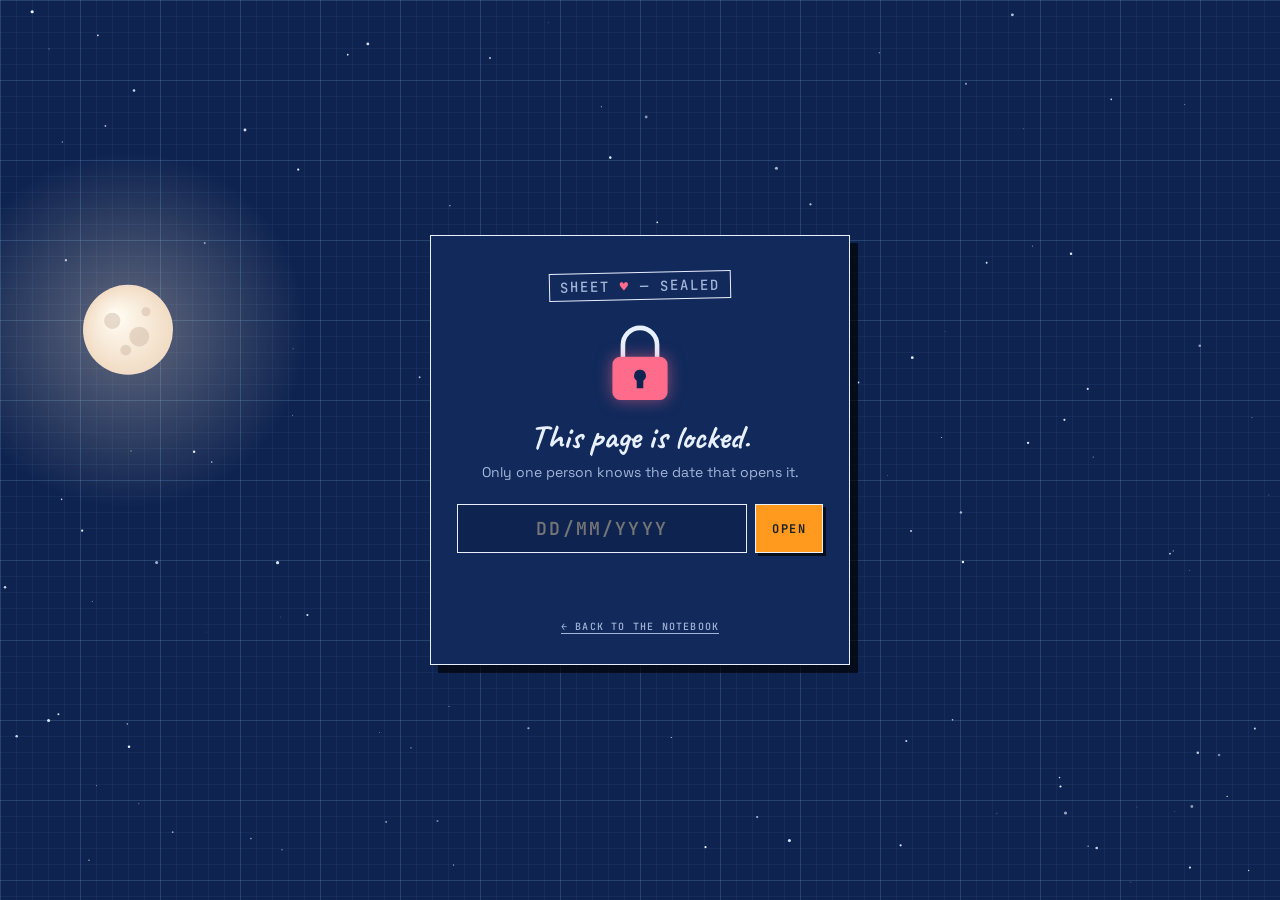
<file: gf/index.html>
<!doctype html>
<html lang="en">
<head>
<meta charset="utf-8">
<meta name="viewport" content="width=device-width,initial-scale=1">
<!-- private page: keep it out of search engines and link previews -->
<meta name="robots" content="noindex, nofollow, noarchive, nosnippet, noimageindex">
<meta name="referrer" content="no-referrer">
<meta name="theme-color" content="#0e2350">
<title>♥</title>
<link rel="icon" href="../assets/favicon.png">
<link rel="preconnect" href="https://fonts.googleapis.com">
<link rel="preconnect" href="https://fonts.gstatic.com" crossorigin>
<link href="https://fonts.googleapis.com/css2?family=Caveat:wght@500;700&family=JetBrains+Mono:wght@400;500;700&family=Space+Grotesk:wght@400;500;600;700&display=swap" rel="stylesheet">
<style>
:root{--paper:#0e2350;--ink:#e8f0ff;--muted:#a3b6d9;--line:#bcd2ff2b;--grid:#8fd3ff22;--grid-fine:#8fd3ff0e;--amber:#ff9a1f;--rose:#ff6b8b;--card:#11295b;
  --sans:'Space Grotesk',system-ui,sans-serif;--mono:'JetBrains Mono',ui-monospace,monospace;--hand:'Caveat',cursive;color-scheme:dark}
*{box-sizing:border-box}
html,body{margin:0;min-height:100%;overflow-x:clip}
body{color:var(--ink);font:16px/1.65 var(--sans);background-color:var(--paper);
  background-image:linear-gradient(var(--grid) 1px,transparent 1px),linear-gradient(90deg,var(--grid) 1px,transparent 1px),
    linear-gradient(var(--grid-fine) 1px,transparent 1px),linear-gradient(90deg,var(--grid-fine) 1px,transparent 1px);
  background-size:80px 80px,80px 80px,16px 16px,16px 16px}
a{color:inherit}
[hidden]{display:none!important}

/* ───── lock screen ───── */
/* minmax(0,…) stops the card from growing to its content width and running off small screens */
.lock{min-height:100svh;display:grid;grid-template-columns:minmax(0,420px);justify-content:center;align-content:center;padding:24px 18px}
.lock-card{width:100%;min-width:0;border:1.5px solid var(--ink);background:var(--card);box-shadow:8px 8px 0 #000a;padding:30px 26px 26px;text-align:center;
  animation:drop .7s cubic-bezier(.3,1.4,.4,1)}
@keyframes drop{from{opacity:0;transform:translateY(-30px) rotate(-3deg)}}
.lock-label{display:inline-block;font:500 10px var(--mono);letter-spacing:.14em;padding:4px 10px;border:1px solid var(--ink);transform:rotate(-1.2deg);margin:0 0 18px}
.lock-label b{color:var(--rose)}
.padlock{display:block;width:74px;height:84px;margin:0 auto 14px;overflow:visible}
.padlock .shackle{fill:none;stroke:var(--ink);stroke-width:7;stroke-linecap:round;transition:transform .5s cubic-bezier(.3,1.6,.4,1);transform-origin:56px 36px}
.padlock .body{fill:var(--rose);filter:drop-shadow(0 0 12px #ff6b8b88)}
.padlock .hole{fill:var(--paper)}
.lock.open .padlock .shackle{transform:translate(0,-10px) rotate(28deg)}
.lock h1{margin:0;font:700 34px/1.1 var(--hand);color:var(--ink)}
.lock p{margin:6px 0 20px;color:var(--muted);font-size:14px}
.lock form{display:flex;gap:8px}
.lock input{flex:1;min-width:0;font:600 18px var(--mono);letter-spacing:.12em;text-align:center;color:var(--ink);background:var(--paper);
  border:1.5px solid var(--ink);padding:12px 10px;outline:none}
.lock input:focus{border-color:var(--rose);box-shadow:0 0 0 3px #ff6b8b44}
.lock p{overflow-wrap:anywhere}
@media (max-width:420px){.lock input{font-size:16px;letter-spacing:.06em;padding:12px 6px}.lock-card{padding:26px 18px 22px}}
.lock button{flex:none;font:700 12px var(--mono);letter-spacing:.12em;color:#1d2321;background:var(--amber);border:1.5px solid var(--ink);padding:0 16px;cursor:pointer;
  box-shadow:3px 3px 0 #000a}
.lock button:active{transform:translate(2px,2px);box-shadow:1px 1px 0 #000a}
.lock button:disabled{opacity:.6;cursor:progress}
.msg{min-height:1.6em;margin:12px 0 0;font:500 11px var(--mono);letter-spacing:.1em;color:var(--muted)}
.msg.bad{color:var(--rose)}
.lock.shake .lock-card{animation:shake .45s}
@keyframes shake{20%,60%{transform:translateX(-9px)}40%,80%{transform:translateX(9px)}}
.lock.open .lock-card{animation:away .9s cubic-bezier(.6,0,.3,1) .45s forwards}
@keyframes away{to{opacity:0;transform:translateY(-40px) scale(.92)}}
.back{display:inline-block;margin-top:18px;font:500 10px var(--mono);letter-spacing:.12em;color:var(--muted);text-decoration:none;border-bottom:1px solid currentColor}

/* ───── the private sheet (animations start when it's unhidden) ───── */
.sheet{max-width:980px;margin:0 auto;padding:56px 6vw 40px;min-height:100svh;display:flex;flex-direction:column}
.label{align-self:flex-start;font:500 11px var(--mono);letter-spacing:.12em;padding:4px 10px;border:1px solid var(--ink);transform:rotate(-1.2deg);
  opacity:0;animation:stamp .5s cubic-bezier(.2,1.4,.4,1) .3s forwards}
.label b{color:var(--rose)}
@keyframes stamp{0%{opacity:0;transform:scale(1.9) rotate(-9deg)}55%{opacity:1;transform:scale(.94) rotate(-1.2deg)}100%{opacity:1;transform:rotate(-1.2deg)}}
.for{margin:54px 0 0;font:500 12px var(--mono);letter-spacing:.16em;color:var(--muted)}
.name{margin:6px 0 0;font:700 clamp(58px,12vw,150px)/1 var(--hand);color:var(--rose);letter-spacing:0;text-shadow:0 0 30px #ff6b8b55;min-height:1em}
.name .word{display:inline-block;white-space:nowrap;opacity:1;transform:none;animation:none}
.name .word span{display:inline-block;opacity:0;transform:translateY(.35em) rotate(-6deg);animation:letter .6s cubic-bezier(.3,1.5,.4,1) forwards,twinkle 6s ease-in-out infinite}
/* a soft glow ripples through her name, letter by letter */
@keyframes twinkle{0%,12%,100%{text-shadow:0 0 30px #ff6b8b55}5%{text-shadow:0 0 6px #fff,0 0 18px #ffd0dc,0 0 40px #ff6b8b}}
/* sparkler trail when she drags a finger */
#light{position:fixed;inset:0;width:100vw;height:100vh;z-index:15;pointer-events:none}
@keyframes letter{to{opacity:1;transform:none}}
.ecg{position:relative;margin:30px 0 8px}
.ecg svg{display:block;width:100%;height:auto;overflow:visible}
.ecg path{fill:none;stroke:var(--amber);stroke-width:3;stroke-linecap:round;stroke-linejoin:round;filter:drop-shadow(0 0 6px var(--amber));
  stroke-dasharray:1;stroke-dashoffset:1;animation:trace 3.4s cubic-bezier(.5,0,.3,1) 1.2s forwards}
.ecg .heart-fill{fill:var(--rose);stroke:none;filter:drop-shadow(0 0 14px var(--rose));opacity:0;transform-origin:500px 128px;
  animation:fill-in .8s ease 4.2s forwards,beat 1.1s ease-in-out 5s infinite}
@keyframes trace{to{stroke-dashoffset:0}}
@keyframes fill-in{to{opacity:.85}}
@keyframes beat{0%,100%{transform:scale(1)}15%{transform:scale(1.12)}30%{transform:scale(.98)}45%{transform:scale(1.07)}}
.readout{display:flex;justify-content:space-between;flex-wrap:wrap;gap:8px 20px;font:500 10px var(--mono);letter-spacing:.14em;color:var(--muted)}
.readout b{color:var(--rose)}
.letter{margin:46px 0 0;max-width:620px;font:700 clamp(26px,3.4vw,36px)/1.25 var(--hand);color:var(--ink);
  opacity:0;transform:translateY(16px);animation:rise 1s ease 5.4s forwards}
.letter .sign{display:block;margin-top:14px;color:var(--amber)}
@keyframes rise{to{opacity:1;transform:none}}
.block{display:grid;grid-template-columns:repeat(4,auto);margin-top:auto;border:1.5px solid var(--ink);background:var(--card);
  opacity:0;animation:rise 1s ease 6s forwards}
.block div{padding:10px 14px;border-left:1px solid var(--line)}
.block div:first-child{border-left:0}
.block dt{font:500 9px var(--mono);letter-spacing:.14em;color:var(--muted)}
.block dd{margin:2px 0 0;font:600 13px var(--mono);display:flex;align-items:center;gap:8px}
.led{width:9px;height:9px;border-radius:50%;background:var(--rose);box-shadow:0 0 10px var(--rose);animation:pulse 1.1s ease-in-out infinite}
@keyframes pulse{50%{opacity:.4}}
.foot{display:flex;justify-content:space-between;gap:14px;flex-wrap:wrap;margin-top:22px;font:500 10px var(--mono);letter-spacing:.12em;color:var(--muted)}
.foot a{text-decoration:none;border-bottom:1px solid currentColor}
.foot button{font:inherit;letter-spacing:inherit;color:inherit;background:none;border:0;border-bottom:1px solid currentColor;padding:0;cursor:pointer}
.float-heart{position:fixed;z-index:20;pointer-events:none;color:var(--rose);font-size:var(--s);text-shadow:0 0 10px var(--rose);
  animation:float 1.6s cubic-bezier(.2,.7,.3,1) forwards}
@keyframes float{0%{opacity:0;transform:translate(-50%,-50%) scale(.4)}20%{opacity:1}100%{opacity:0;transform:translate(calc(-50% + var(--dx)),calc(-50% - 140px)) scale(1) rotate(var(--r))}}
/* letters of her name hop and sparkle when touched (translate/scale don't fight the entrance animation) */
.name .word span{transition:translate .35s cubic-bezier(.3,1.8,.4,1),scale .35s cubic-bezier(.3,1.8,.4,1),color .3s;cursor:default}
.name .word span.hop{translate:0 -.16em;scale:1.14;color:#ffd0dc}
.sparkle{position:fixed;z-index:20;pointer-events:none;color:#fff3c4;font-size:var(--s);text-shadow:0 0 8px #ffd34d;
  animation:sparkle .9s ease-out forwards}
@keyframes sparkle{0%{opacity:0;transform:translate(-50%,-50%) scale(.3) rotate(0)}30%{opacity:1}100%{opacity:0;transform:translate(calc(-50% + var(--dx)),calc(-50% + var(--dy))) scale(1) rotate(90deg)}}
/* tappable heart: tap = heartbeat, hold = burst */
.heart-btn{position:absolute;left:41%;top:26%;width:18%;height:72%;z-index:2;border:0;background:none;padding:0;cursor:pointer;
  -webkit-tap-highlight-color:transparent;touch-action:manipulation;user-select:none;-webkit-user-select:none;-webkit-touch-callout:none}
.heart-btn:focus-visible{outline:2px dashed var(--rose);outline-offset:4px;border-radius:50%}
.charge{position:absolute;left:50%;top:48%;width:min(120px,26vw);aspect-ratio:1;border-radius:50%;translate:-50% -50%;pointer-events:none;
  background:conic-gradient(var(--rose) calc(var(--p,0) * 1turn),transparent 0);opacity:0;transition:opacity .2s;
  -webkit-mask:radial-gradient(circle,transparent 58%,#000 60%);mask:radial-gradient(circle,transparent 58%,#000 60%)}
.heart-btn.charging .charge{opacity:1}
.beat-hint{position:absolute;left:61%;top:0;rotate:-6deg;font:700 17px var(--hand);color:var(--rose);opacity:0;white-space:nowrap;pointer-events:none;
  animation:rise 1s ease 7.5s forwards}
.ecg.fast .heart-fill{animation:fill-in .01s forwards,beat .42s ease-in-out infinite}
.badum{position:fixed;z-index:20;pointer-events:none;transform:translate(-50%,-50%);font:700 30px var(--hand);color:var(--rose);text-shadow:0 0 14px var(--rose);white-space:nowrap;
  animation:badum 1.3s ease-out forwards}
@keyframes badum{0%{opacity:0;transform:translate(-50%,-30%) scale(.6)}20%{opacity:1;transform:translate(-50%,-80%) scale(1.15)}35%{transform:translate(-50%,-85%) scale(.95)}50%{transform:translate(-50%,-90%) scale(1.08)}100%{opacity:0;transform:translate(-50%,-190%) scale(1)}}
/* love meter */
.meter{display:grid;grid-template-columns:auto 1fr auto;align-items:center;gap:14px;margin:4px 0 14px;font:500 10px var(--mono);letter-spacing:.14em;color:var(--muted)}
.meter-track{height:8px;border:1px solid var(--line);border-radius:5px;overflow:hidden;background:#ffffff0a}
.meter-track i{display:block;height:100%;width:0;background:linear-gradient(90deg,var(--amber),var(--rose));box-shadow:0 0 12px var(--rose)}
.meter b{min-width:3.5em;text-align:right;color:var(--rose);font-size:13px}
.meter.overflow b{font-size:22px;line-height:1;animation:beat 1.1s ease-in-out infinite}
.meter.overflow .meter-track{border-color:var(--rose);box-shadow:0 0 10px #ff6b8b66}
@media (max-width:640px){.meter{grid-template-columns:1fr auto}.meter-track{grid-column:1/-1;grid-row:2}}
/* make-a-wish label */
.wish{position:fixed;z-index:20;pointer-events:none;transform:translate(-50%,-50%);font:700 26px var(--hand);color:#fff3c4;text-shadow:0 0 12px #ffd34d;white-space:nowrap;
  animation:wish 2s ease-out forwards}
@keyframes wish{0%{opacity:0;transform:translate(-50%,-30%) scale(.8)}20%{opacity:1;transform:translate(-50%,-60%) scale(1)}100%{opacity:0;transform:translate(-50%,-160%)}}
/* starry sky behind everything */
#sky{position:fixed;inset:0;width:100vw;height:100vh;z-index:0;pointer-events:none}
.lock,.sheet{position:relative;z-index:1}
/* typed letter */
.letter{animation-delay:5.1s}
.caret{display:inline-block;width:2px;height:.9em;margin-left:2px;background:var(--amber);vertical-align:-.08em;animation:caret .8s steps(1) infinite}
@keyframes caret{50%{opacity:0}}
.letter .sign{opacity:0;transition:opacity .8s}
.letter .sign.show{opacity:1}
/* rose petals */
.petal{position:fixed;top:-30px;z-index:2;pointer-events:none;width:var(--w);height:calc(var(--w) * .8);
  background:radial-gradient(circle at 30% 30%,#ffd0dc,#ff6b8b 70%);border-radius:150% 0 150% 0;opacity:.85;
  animation:petal-fall var(--t) linear var(--d) infinite}
.petal:before{content:'';position:absolute;inset:0;border-radius:inherit;animation:petal-sway calc(var(--t) / 3) ease-in-out infinite alternate}
@keyframes petal-fall{0%{transform:translate(0,-30px) rotate(0)}100%{transform:translate(var(--x),110vh) rotate(var(--r))}}
@keyframes petal-sway{to{transform:translateX(20px)}}
@media (max-width:640px){.block{grid-template-columns:1fr 1fr}.block div:nth-child(3){border-left:0}.block div:nth-child(n+3){border-top:1px solid var(--line)}}
@media (prefers-reduced-motion:reduce){*,*:before,*:after{animation-duration:.01ms!important;animation-delay:0s!important;animation-iteration-count:1!important}}
</style>
</head>
<body>
<canvas id="sky" aria-hidden="true"></canvas>

<section class="lock" id="lock">
  <div class="lock-card">
    <p class="lock-label">SHEET <b>♥</b> — SEALED</p>
    <svg class="padlock" viewBox="0 0 112 128" aria-hidden="true">
      <path class="shackle" d="M30 58V38a26 26 0 0 1 52 0v20"/>
      <rect class="body" x="14" y="56" width="84" height="66" rx="12"/>
      <path class="hole" d="M56 76a9 9 0 0 1 5 16.5V104h-10V92.5A9 9 0 0 1 56 76z"/>
    </svg>
    <h1>This page is locked.</h1>
    <p>Only one person knows the date that opens it.</p>
    <form id="unlock" autocomplete="off">
      <label for="code" class="sr" style="position:absolute;left:-9999px">Secret date</label>
      <input id="code" name="code" inputmode="numeric" placeholder="DD/MM/YYYY" maxlength="14" required>
      <button type="submit" id="go">OPEN</button>
    </form>
    <p class="msg" id="msg" role="status" aria-live="polite"></p>
    <a class="back" href="../">← BACK TO THE NOTEBOOK</a>
  </div>
</section>

<main class="sheet" id="sheet" hidden>
  <p class="label">SHEET <b>♥</b> — PRIVATE · NOT IN THE INDEX</p>
  <p class="for">THIS PAGE WAS BUILT FOR</p>
  <h2 class="name" id="name"></h2>
  <div class="ecg">
    <button type="button" class="heart-btn" id="heart-btn" aria-label="Tap to feel the heartbeat, hold for a surprise"><span class="charge" aria-hidden="true"></span></button>
    <span class="beat-hint" aria-hidden="true">tap me · hold me ♥</span>
    <svg viewBox="0 0 1000 200" aria-hidden="true">
      <path class="heart-fill" d="M500 101C520 66 580 72 572 122L500 186 428 122C420 72 480 66 500 101Z"/>
      <path pathLength="1" d="M0 130H180l12-34 12 66 12-56 10 24H428C420 72 480 66 500 101 520 66 580 72 572 122L500 186 428 122M572 122l0 8H760l12-34 12 66 12-56 10 24H1000"/>
    </svg>
  </div>
  <div class="meter" id="meter"><span id="meter-label">LOADING FEELINGS…</span><div class="meter-track"><i id="meter-bar"></i></div><b id="meter-pct">0%</b></div>
  <div class="readout"><span>SIGNAL · <b>STRONG</b></span><span>HEART RATE · <b>UP WHEN YOU’RE AROUND</b></span><span>NOISE · <b>NONE</b></span></div>
  <p class="letter"><span id="letter"></span><span class="sign" id="sign"></span></p>
  <dl class="block">
    <div><dt>DRAWN BY</dt><dd>B. DAS</dd></div>
    <div><dt>FOR</dt><dd id="for-short"></dd></div>
    <div><dt>VERSION</dt><dd>FOREVER 1.0</dd></div>
    <div><dt>STATUS</dt><dd><span class="led" aria-hidden="true"></span>ALWAYS</dd></div>
  </dl>
  <div class="foot"><span>TAP ANYWHERE ♥</span><span><button type="button" id="relock">LOCK AGAIN</button> · <a href="../">BACK TO THE NOTEBOOK ↩</a></span></div>
</main>

<script>
// Everything personal on this page is encrypted (AES-GCM, key from PBKDF2-SHA256 of the secret date).
// The secret itself is not stored anywhere in this file.
const VAULT = {"s":"MyrY9vM8W0e4W0988fczvA==","i":"OGu+uRgVRUqlQItE","c":"XZv2y/sygol/c3PPj2JdcefuPgCkD9c0u+8Q4lAlenZkpwEbpFMzjRTC0/W4vvkPZ5CaL14CPgxz4UqVlFK6oJdX6OKluJ5E5cc877LloBkaXQAESIeO+EHK+ynYeEDeoNM/WL2xqyg3JQbbtQDfD/bO1xgSEq/BBn8qYmQ3HINXkmsTL3CVACy2qm3grxGHysK+Q5b//IneTbf1DOEj6WRxY+tyQ1RbpgGVzgbkaA==","n":600000};
const $ = id => document.getElementById(id);
const bytes = b64 => Uint8Array.from(atob(b64), c => c.charCodeAt(0));
const reduce = matchMedia('(prefers-reduced-motion: reduce)').matches;

async function openVault(code){
  const digits = code.replace(/\D/g, '');            // only digits count, so any separator works
  const enc = new TextEncoder();
  const base = await crypto.subtle.importKey('raw', enc.encode(digits), 'PBKDF2', false, ['deriveKey']);
  const key = await crypto.subtle.deriveKey({name: 'PBKDF2', salt: bytes(VAULT.s), iterations: VAULT.n, hash: 'SHA-256'},
    base, {name: 'AES-GCM', length: 256}, false, ['decrypt']);
  const plain = await crypto.subtle.decrypt({name: 'AES-GCM', iv: bytes(VAULT.i)}, key, bytes(VAULT.c)); // throws if wrong
  return JSON.parse(new TextDecoder().decode(plain));
}

function fill(data){
  const name = $('name');
  name.textContent = '';
  name.setAttribute('aria-label', data.name);
  // letters animate one by one, but each word stays together so the name never breaks mid-word
  let i = 0;
  data.name.split(' ').forEach((word, w) => {
    if (w) name.append(' ');
    const wrap = document.createElement('span');
    wrap.className = 'word';
    wrap.setAttribute('aria-hidden', 'true');
    [...word].forEach(ch => {
      const s = document.createElement('span');
      s.textContent = ch;
      // first delay: entrance; second: when this letter's glow comes round in the ripple
      s.style.animationDelay = `${0.7 + i * 0.07}s, ${4 + i * 0.09}s`;
      i++;
      wrap.appendChild(s);
    });
    name.appendChild(wrap);
  });
  $('for-short').textContent = data.short;
  const letter = $('letter'), sign = $('sign');
  letter.textContent = '';
  sign.textContent = data.sign;
  sign.classList.remove('show');
  const lines = data.letter.split('<br>');
  if (reduce) {
    lines.forEach((line, i) => { if (i) letter.appendChild(document.createElement('br')); letter.append(line); });
    sign.classList.add('show');
    return;
  }
  typeLetter(letter, sign, lines);
}

/* the note types itself out, like a letter being written */
function typeLetter(el, sign, lines){
  const caret = document.createElement('span');
  caret.className = 'caret';
  let li = 0, ci = 0, node = document.createTextNode('');
  el.append(node, caret);
  const step = () => {
    if (li >= lines.length) { setTimeout(() => { caret.remove(); sign.classList.add('show'); }, 600); return; }
    const line = lines[li];
    if (ci < line.length) {
      node.data += line[ci++];
      setTimeout(step, /[,.]/.test(line[ci - 1]) ? 260 : 45 + Math.random() * 40);
    } else {
      li++; ci = 0;
      if (li < lines.length) { el.insertBefore(document.createElement('br'), caret); node = document.createTextNode(''); el.insertBefore(node, caret); }
      setTimeout(step, 420);
    }
  };
  setTimeout(step, 5600); // after the heart has finished drawing
}

/* hearts burst out of the padlock as it opens */
function burst(x, y){
  if (reduce) return;
  for (let i = 0; i < 26; i++) {
    const h = document.createElement('span');
    h.className = 'float-heart';
    h.textContent = '♥';
    h.style.left = x + 'px'; h.style.top = y + 'px';
    const a = Math.random() * Math.PI * 2, d = 60 + Math.random() * 160;
    h.style.setProperty('--s', (12 + Math.random() * 22) + 'px');
    h.style.setProperty('--dx', (Math.cos(a) * d) + 'px');
    h.style.setProperty('--r', ((Math.random() - .5) * 80) + 'deg');
    h.style.marginTop = (Math.sin(a) * d * .6) + 'px';
    h.style.animationDuration = (1.4 + Math.random() * .8) + 's';
    document.body.appendChild(h);
    h.addEventListener('animationend', () => h.remove());
  }
}

/* rose petals drift down once the page is open */
function petals(){
  if (reduce) return;
  for (let i = 0; i < 16; i++) {
    const p = document.createElement('span');
    p.className = 'petal';
    p.style.left = (Math.random() * 100) + 'vw';
    p.style.setProperty('--w', (10 + Math.random() * 12) + 'px');
    p.style.setProperty('--t', (9 + Math.random() * 8) + 's');
    p.style.setProperty('--d', (3 + Math.random() * 12) + 's');
    p.style.setProperty('--x', ((Math.random() - .5) * 240) + 'px');
    p.style.setProperty('--r', ((Math.random() - .5) * 720) + 'deg');
    document.body.appendChild(p);
  }
}

/* her name: letters hop and sparkle under a finger or the cursor */
$('name').addEventListener('pointerover', e => {
  const s = e.target.closest('.word span');
  if (!s || reduce) return;
  s.classList.add('hop');
  setTimeout(() => s.classList.remove('hop'), 380);
  const r = s.getBoundingClientRect();
  for (let k = 0; k < 3; k++) {
    const sp = document.createElement('span');
    sp.className = 'sparkle';
    sp.textContent = '✦';
    sp.style.left = (r.left + r.width / 2) + 'px';
    sp.style.top = (r.top + r.height * .3) + 'px';
    sp.style.setProperty('--s', (8 + Math.random() * 10) + 'px');
    sp.style.setProperty('--dx', ((Math.random() - .5) * 60) + 'px');
    sp.style.setProperty('--dy', (-20 - Math.random() * 40) + 'px');
    document.body.appendChild(sp);
    sp.addEventListener('animationend', () => sp.remove());
  }
});

/* the glowing heart: tap to feel a heartbeat, hold for a burst of hearts */
(function heartButton(){
  const btn = $('heart-btn'), ecg = btn.closest('.ecg');
  const HOLD = 1300;
  let start = 0, raf = 0, fired = false, fastTimer;
  const centre = () => { const r = btn.getBoundingClientRect(); return [r.left + r.width / 2, r.top + r.height * .48]; };
  const buzz = p => { try { navigator.vibrate && navigator.vibrate(p); } catch (e) {} };
  const beat = () => {
    buzz([60, 90, 60]);
    ecg.classList.add('fast');
    clearTimeout(fastTimer); fastTimer = setTimeout(() => ecg.classList.remove('fast'), 2600);
    if (reduce) return;
    const [x, y] = centre();
    const t = document.createElement('div');
    t.className = 'badum'; t.textContent = 'ba-dum ♥';
    t.style.left = x + 'px'; t.style.top = y + 'px';
    document.body.appendChild(t);
    t.addEventListener('animationend', () => t.remove());
  };
  const big = () => {
    buzz([80, 60, 80, 60, 200]);
    const [x, y] = centre();
    for (let k = 0; k < 3; k++) setTimeout(() => burst(x, y), k * 220);
    ecg.classList.add('fast');
    clearTimeout(fastTimer); fastTimer = setTimeout(() => ecg.classList.remove('fast'), 3500);
  };
  const tick = now => {
    const p = Math.min(1, (now - start) / HOLD);
    btn.style.setProperty('--p', p.toFixed(3));
    if (p >= 1) { fired = true; btn.classList.remove('charging'); big(); return; }
    raf = requestAnimationFrame(tick);
  };
  btn.addEventListener('pointerdown', e => {
    e.preventDefault();
    fired = false; start = performance.now();
    try { btn.setPointerCapture(e.pointerId); } catch (err) {}   // keeps the hold going if the finger drifts
    btn.classList.add('charging');
    raf = requestAnimationFrame(tick);
  });
  const end = () => {
    if (!btn.classList.contains('charging') && !fired) return;
    cancelAnimationFrame(raf);
    btn.classList.remove('charging'); btn.style.setProperty('--p', 0);
    if (!fired) beat();
    fired = false;
  };
  btn.addEventListener('pointerup', end);
  btn.addEventListener('pointercancel', () => { cancelAnimationFrame(raf); btn.classList.remove('charging'); btn.style.setProperty('--p', 0); fired = false; });
  btn.addEventListener('keydown', e => { if (e.key === 'Enter' || e.key === ' ') { e.preventDefault(); beat(); } });
  btn.addEventListener('contextmenu', e => e.preventDefault());   // long-press shouldn't open the phone's menu
})();

/* tilt the phone: the sky shifts a little, like looking through a window */
let skyX = 0, skyY = 0, skyTX = 0, skyTY = 0, skyBase = null;
addEventListener('deviceorientation', e => {
  if (reduce || e.gamma == null) return;
  if (skyBase === null) skyBase = e.beta;
  skyTX = Math.max(-1, Math.min(1, e.gamma / 30));
  skyTY = Math.max(-1, Math.min(1, (e.beta - skyBase) / 30));
});

/* set when the page unlocks: starts the heart constellation and the fireflies */
let opened = null;
let launchStar = () => {};
let meteorShower = () => {};

/* shake the phone: a meteor shower */
(function shakeForMeteors(){
  let last = 0, hits = 0, first = 0, cool = 0;
  addEventListener('devicemotion', e => {
    const a = e.accelerationIncludingGravity || e.acceleration;
    if (!a || a.x == null || reduce || $('sheet').hidden) return;
    const now = performance.now();
    if (Math.hypot(a.x, a.y, a.z || 0) > 24 && now - last > 120) {
      last = now;
      if (now - first > 900) { hits = 0; first = now; }
      if (++hits >= 3 && now > cool) {
        hits = 0; cool = now + 2500;
        meteorShower(9);
        try { navigator.vibrate && navigator.vibrate([20, 30, 20, 30, 20]); } catch (err) {}
      }
    }
  });
})();

/* draw with light: dragging a finger (or the mouse with the button held) leaves a glowing sparkler trail */
(function lightDrawing(){
  if (reduce) return;
  const c = document.createElement('canvas');
  c.id = 'light'; c.setAttribute('aria-hidden', 'true');
  document.body.appendChild(c);
  const ctx = c.getContext('2d');
  let pts = [], W = 0, H = 0, running = false;
  const size = () => { const d = Math.min(2, devicePixelRatio || 1); W = innerWidth; H = innerHeight; c.width = W * d; c.height = H * d; ctx.setTransform(d, 0, 0, d, 0, 0); };
  addEventListener('resize', size); size();
  const add = (x, y) => {
    if ($('sheet').hidden) return;
    pts.push({x, y, t: performance.now()});
    if (!running) { running = true; requestAnimationFrame(frame); }
  };
  addEventListener('touchmove', e => { const t = e.touches[0]; if (t) add(t.clientX, t.clientY); }, {passive: true});
  addEventListener('touchstart', e => { const t = e.touches[0]; if (t) { pts.push({x: t.clientX, y: t.clientY, t: performance.now(), gap: true}); } }, {passive: true});
  addEventListener('pointermove', e => { if (e.pointerType === 'mouse' && e.buttons & 1) add(e.clientX, e.clientY); });
  addEventListener('pointerdown', e => { if (e.pointerType === 'mouse') pts.push({x: e.clientX, y: e.clientY, t: performance.now(), gap: true}); });
  const LIFE = 1300;
  function frame(now){
    pts = pts.filter(p => now - p.t < LIFE);
    ctx.clearRect(0, 0, W, H);
    ctx.lineCap = 'round'; ctx.lineJoin = 'round';
    for (let k = 1; k < pts.length; k++) {
      const a = pts[k - 1], b = pts[k];
      if (b.gap) continue;
      const life = 1 - (now - b.t) / LIFE;
      ctx.strokeStyle = `rgba(255,107,139,${life * .45})`; ctx.lineWidth = 10 * life; ctx.beginPath(); ctx.moveTo(a.x, a.y); ctx.lineTo(b.x, b.y); ctx.stroke();
      ctx.strokeStyle = `rgba(255,240,245,${life})`; ctx.lineWidth = 2.5 * life + .5; ctx.beginPath(); ctx.moveTo(a.x, a.y); ctx.lineTo(b.x, b.y); ctx.stroke();
      if (Math.random() < .25 * life) { // little sparks flying off
        ctx.fillStyle = `rgba(255,211,77,${life})`;
        ctx.fillRect(b.x + (Math.random() - .5) * 16, b.y + (Math.random() - .5) * 16, 2, 2);
      }
    }
    if (pts.length) requestAnimationFrame(frame); else { running = false; ctx.clearRect(0, 0, W, H); }
  }
})();

/* double-tap the sky to make a wish */
addEventListener('dblclick', e => {
  if ($('sheet').hidden || e.target.closest('a, button, input')) return;
  launchStar(e.clientX, e.clientY);
  const t = document.createElement('div');
  t.className = 'wish';
  t.textContent = 'make a wish ✨';
  t.style.left = e.clientX + 'px'; t.style.top = e.clientY + 'px';
  document.body.appendChild(t);
  t.addEventListener('animationend', () => t.remove());
});

/* love meter: counts up, then overflows */
function meter(){
  const bar = $('meter-bar'), pct = $('meter-pct'), lbl = $('meter-label');
  if (reduce) { bar.style.width = '100%'; pct.textContent = '∞'; lbl.textContent = 'OVERFLOW — CAN’T MEASURE IT'; return; }
  setTimeout(() => {
    const start = performance.now(), D = 3200;
    const tick = now => {
      const p = Math.min(1, (now - start) / D);
      const v = Math.round(100 * (1 - Math.pow(1 - p, 2)));
      bar.style.width = v + '%'; pct.textContent = v + '%';
      if (p < 1) requestAnimationFrame(tick);
      else setTimeout(() => { pct.textContent = '∞'; lbl.textContent = 'OVERFLOW — CAN’T MEASURE IT'; $('meter').classList.add('overflow'); }, 500);
    };
    requestAnimationFrame(tick);
  }, 4600);
}

/* starry sky with the occasional shooting star */
(function sky(){
  const c = $('sky'), ctx = c.getContext('2d');
  let stars = [], shoot = null, W = 0, H = 0;
  const size = () => {
    const dpr = Math.min(2, devicePixelRatio || 1);
    W = innerWidth; H = innerHeight;
    c.width = W * dpr; c.height = H * dpr; ctx.setTransform(dpr, 0, 0, dpr, 0, 0);
    stars = Array.from({length: Math.round(W * H / 9000)}, () => ({x: Math.random() * W, y: Math.random() * H, r: Math.random() * 1.3 + .3, p: Math.random() * 6.28, s: .5 + Math.random() * 1.5}));
  };
  addEventListener('resize', size); size();
  let next = performance.now() + 2500;

  // heart-shaped constellation in the top-right of the sky, joined star by star
  const HEART = Array.from({length: 16}, (_, k) => {
    const t = k / 16 * Math.PI * 2;
    return {x: 16 * Math.sin(t) ** 3, y: -(13 * Math.cos(t) - 5 * Math.cos(2 * t) - 2 * Math.cos(3 * t) - Math.cos(4 * t))};
  });
  function drawHeart(now){
    // the constellation sits just after the last word of her name (it scrolls with it), sized to the lettering
    const words = document.querySelectorAll('#name .word');
    const last = words[words.length - 1];
    if (!last) return;
    const wr = last.getBoundingClientRect();
    if (wr.bottom < -80 || wr.top > H + 80) return;
    const scale = Math.max(1.4, Math.min(3.2, wr.height / 26));
    const halfW = 17 * scale;
    const roomRight = W - wr.right;
    const cx = roomRight > halfW * 2 + 24 ? wr.right + 18 + halfW : W - halfW - 12;
    const cy = roomRight > halfW * 2 + 24 ? wr.top + wr.height * .45 : wr.top - halfW * .6;
    const p = reduce ? 1 : Math.min(1, (now - opened - 2000) / 5000);
    if (p <= 0) return;
    const pts = HEART.map(h => ({x: cx + h.x * scale, y: cy + h.y * scale}));
    const segs = p * pts.length;
    ctx.globalAlpha = .55; ctx.strokeStyle = '#ffc2d1'; ctx.lineWidth = 1;
    ctx.beginPath(); ctx.moveTo(pts[0].x, pts[0].y);
    for (let k = 1; k <= Math.floor(segs) && k <= pts.length; k++) ctx.lineTo(pts[k % pts.length].x, pts[k % pts.length].y);
    const f = segs % 1, a = pts[Math.floor(segs) % pts.length], b = pts[(Math.floor(segs) + 1) % pts.length];
    if (p < 1) ctx.lineTo(a.x + (b.x - a.x) * f, a.y + (b.y - a.y) * f);
    ctx.stroke();
    pts.forEach((pt, k) => {
      if (k > segs) return;
      const tw = .7 + .3 * Math.sin(now / 400 + k);
      ctx.globalAlpha = tw; ctx.fillStyle = '#fff';
      ctx.shadowColor = '#ff6b8b'; ctx.shadowBlur = 10;
      ctx.beginPath(); ctx.arc(pt.x, pt.y, 1.9, 0, 6.283); ctx.fill();
      ctx.shadowBlur = 0;
    });
  }

  // a glowing moon that slowly rises in the top-left
  const t0 = performance.now();
  function drawMoon(now){
    const rise = reduce ? 1 : Math.min(1, (now - t0) / 18000);
    const ease = 1 - Math.pow(1 - rise, 3);
    // phones: a small moon slides in at the top-right corner, clear of the text; wide screens: rises in the left margin
    const small = W < 700;
    const r = small ? 22 : Math.max(26, Math.min(W, H) * .05);
    const x = (small ? W + 30 - 46 * ease : W * .1) - skyX * 5;
    const y = (small ? 26 : H * (.42 - .28 * ease)) - skyY * 5;
    const halo = ctx.createRadialGradient(x, y, r * .8, x, y, r * 4);
    halo.addColorStop(0, 'rgba(255,236,214,.28)'); halo.addColorStop(1, 'rgba(255,236,214,0)');
    ctx.globalAlpha = 1; ctx.fillStyle = halo;
    ctx.beginPath(); ctx.arc(x, y, r * 4, 0, 6.283); ctx.fill();
    const body = ctx.createRadialGradient(x - r * .3, y - r * .3, r * .1, x, y, r);
    body.addColorStop(0, '#fffaf0'); body.addColorStop(1, '#f1dcc4');
    ctx.fillStyle = body;
    ctx.beginPath(); ctx.arc(x, y, r, 0, 6.283); ctx.fill();
    ctx.fillStyle = 'rgba(205,180,160,.45)';
    [[-.35, -.2, .18], [.25, .15, .22], [-.05, .45, .12], [.4, -.4, .1]].forEach(([dx, dy, cr]) => {
      ctx.beginPath(); ctx.arc(x + dx * r, y + dy * r, cr * r, 0, 6.283); ctx.fill();
    });
  }

  // a wished-for shooting star starts wherever she double-taps
  launchStar = (x, y) => { shoot = {x, y, vx: 10, vy: 4, life: 1}; next = performance.now() + 6000; };

  // meteor shower: several shooting stars at once (shake the phone)
  const meteors = [];
  meteorShower = n => {
    for (let k = 0; k < n; k++) setTimeout(() => meteors.push({
      x: Math.random() * W * .8 - W * .1, y: Math.random() * H * .4 - 40,
      vx: 8 + Math.random() * 7, vy: 3 + Math.random() * 3, life: 1
    }), k * 140);
  };
  function drawMeteors(){
    for (let k = meteors.length - 1; k >= 0; k--) {
      const m = meteors[k];
      const g = ctx.createLinearGradient(m.x, m.y, m.x - m.vx * 12, m.y - m.vy * 12);
      g.addColorStop(0, 'rgba(255,245,250,' + m.life + ')'); g.addColorStop(1, 'rgba(255,107,139,0)');
      ctx.globalAlpha = 1; ctx.strokeStyle = g; ctx.lineWidth = 1.8;
      ctx.beginPath(); ctx.moveTo(m.x, m.y); ctx.lineTo(m.x - m.vx * 12, m.y - m.vy * 12); ctx.stroke();
      m.x += m.vx; m.y += m.vy; m.life -= .016;
      if (m.life <= 0 || m.x > W + 120 || m.y > H + 120) meteors.splice(k, 1);
    }
  }

  // fireflies drifting low on the page
  const flies = Array.from({length: 18}, () => ({x: Math.random(), y: .55 + Math.random() * .45, p: Math.random() * 6.28, s: .3 + Math.random() * .7}));
  function drawFireflies(now){
    const t = now / 1000;
    flies.forEach(f => {
      const x = (f.x + Math.sin(t * .15 * f.s + f.p) * .06) * W;
      const y = (f.y + Math.cos(t * .2 * f.s + f.p) * .04) * H;
      const glow = Math.max(0, Math.sin(t * 1.6 * f.s + f.p));
      ctx.globalAlpha = .15 + glow * .85;
      const g = ctx.createRadialGradient(x, y, 0, x, y, 9);
      g.addColorStop(0, '#fff6b0'); g.addColorStop(.35, '#ffd34d'); g.addColorStop(1, 'rgba(255,211,77,0)');
      ctx.fillStyle = g;
      ctx.beginPath(); ctx.arc(x, y, 9, 0, 6.283); ctx.fill();
    });
  }
  const frame = now => {
    ctx.clearRect(0, 0, W, H);
    // ease toward the phone's tilt; nearer (faster-twinkling) stars move a little more
    skyX += (skyTX - skyX) * .08; skyY += (skyTY - skyY) * .08;
    stars.forEach(st => {
      const tw = reduce ? .8 : .45 + .55 * Math.abs(Math.sin(st.p + now / 1000 * st.s));
      ctx.globalAlpha = tw; ctx.fillStyle = '#eaf2ff';
      ctx.beginPath(); ctx.arc(st.x - skyX * 10 * st.s, st.y - skyY * 10 * st.s, st.r, 0, 6.283); ctx.fill();
    });
    drawMoon(now);
    if (opened) drawHeart(now);
    if (opened && !reduce) drawFireflies(now);
    if (!reduce) drawMeteors();
    if (!reduce) {
      if (!shoot && now > next) shoot = {x: Math.random() * W * .7, y: Math.random() * H * .35, vx: 9 + Math.random() * 5, vy: 3.5 + Math.random() * 2, life: 1};
      if (shoot) {
        const g = ctx.createLinearGradient(shoot.x, shoot.y, shoot.x - shoot.vx * 14, shoot.y - shoot.vy * 14);
        g.addColorStop(0, 'rgba(255,240,250,' + shoot.life + ')'); g.addColorStop(1, 'rgba(255,107,139,0)');
        ctx.globalAlpha = 1; ctx.strokeStyle = g; ctx.lineWidth = 2;
        ctx.beginPath(); ctx.moveTo(shoot.x, shoot.y); ctx.lineTo(shoot.x - shoot.vx * 14, shoot.y - shoot.vy * 14); ctx.stroke();
        shoot.x += shoot.vx; shoot.y += shoot.vy; shoot.life -= .015;
        if (shoot.life <= 0 || shoot.x > W + 100) { shoot = null; next = now + 4000 + Math.random() * 5000; }
      }
    }
    ctx.globalAlpha = 1;
    requestAnimationFrame(frame);
  };
  requestAnimationFrame(frame);
})();

// remember the unlock for this browser tab only, so a refresh doesn't ask again
let unlocked = null;
try { unlocked = sessionStorage.getItem('gf-code'); } catch (e) {}

async function tryOpen(code, instant){
  const data = await openVault(code);
  try { sessionStorage.setItem('gf-code', code.replace(/\D/g, '')); } catch (e) {}
  fill(data);
  const lock = $('lock');
  opened = performance.now();
  meter();
  if (instant || reduce) { lock.hidden = true; $('sheet').hidden = false; petals(); return; }
  lock.classList.add('open');
  const pad = document.querySelector('.padlock').getBoundingClientRect();
  burst(pad.left + pad.width / 2, pad.top + pad.height / 2);
  setTimeout(() => { lock.hidden = true; $('sheet').hidden = false; scrollTo(0, 0); petals(); }, 1300);
}

if (unlocked) tryOpen(unlocked, true).catch(() => { try { sessionStorage.removeItem('gf-code'); } catch (e) {} });

$('unlock').addEventListener('submit', async e => {
  e.preventDefault();
  const code = $('code').value;
  const msg = $('msg'), go = $('go'), lock = $('lock');
  msg.className = 'msg'; msg.textContent = 'CHECKING…'; go.disabled = true;
  try {
    await tryOpen(code);
    msg.textContent = 'OPENING ♥';
  } catch (err) {
    msg.className = 'msg bad'; msg.textContent = 'NOT QUITE. TRY AGAIN.';
    lock.classList.remove('shake'); void lock.offsetWidth; lock.classList.add('shake');
    $('code').select();
  } finally { go.disabled = false; }
});

$('relock').addEventListener('click', () => {
  try { sessionStorage.removeItem('gf-code'); } catch (e) {}
  location.reload();
});

// floating hearts once unlocked
addEventListener('pointerdown', e => {
  if (reduce || $('sheet').hidden || e.target.closest('a, button')) return;
  for (let i = 0; i < 6; i++) {
    const h = document.createElement('span');
    h.className = 'float-heart';
    h.textContent = '♥';
    h.style.left = e.clientX + 'px'; h.style.top = e.clientY + 'px';
    h.style.setProperty('--s', (14 + Math.random() * 18) + 'px');
    h.style.setProperty('--dx', ((Math.random() - .5) * 120) + 'px');
    h.style.setProperty('--r', ((Math.random() - .5) * 50) + 'deg');
    h.style.animationDelay = (i * 0.05) + 's';
    document.body.appendChild(h);
    h.addEventListener('animationend', () => h.remove());
  }
});
</script>
</body>
</html>
</file>
